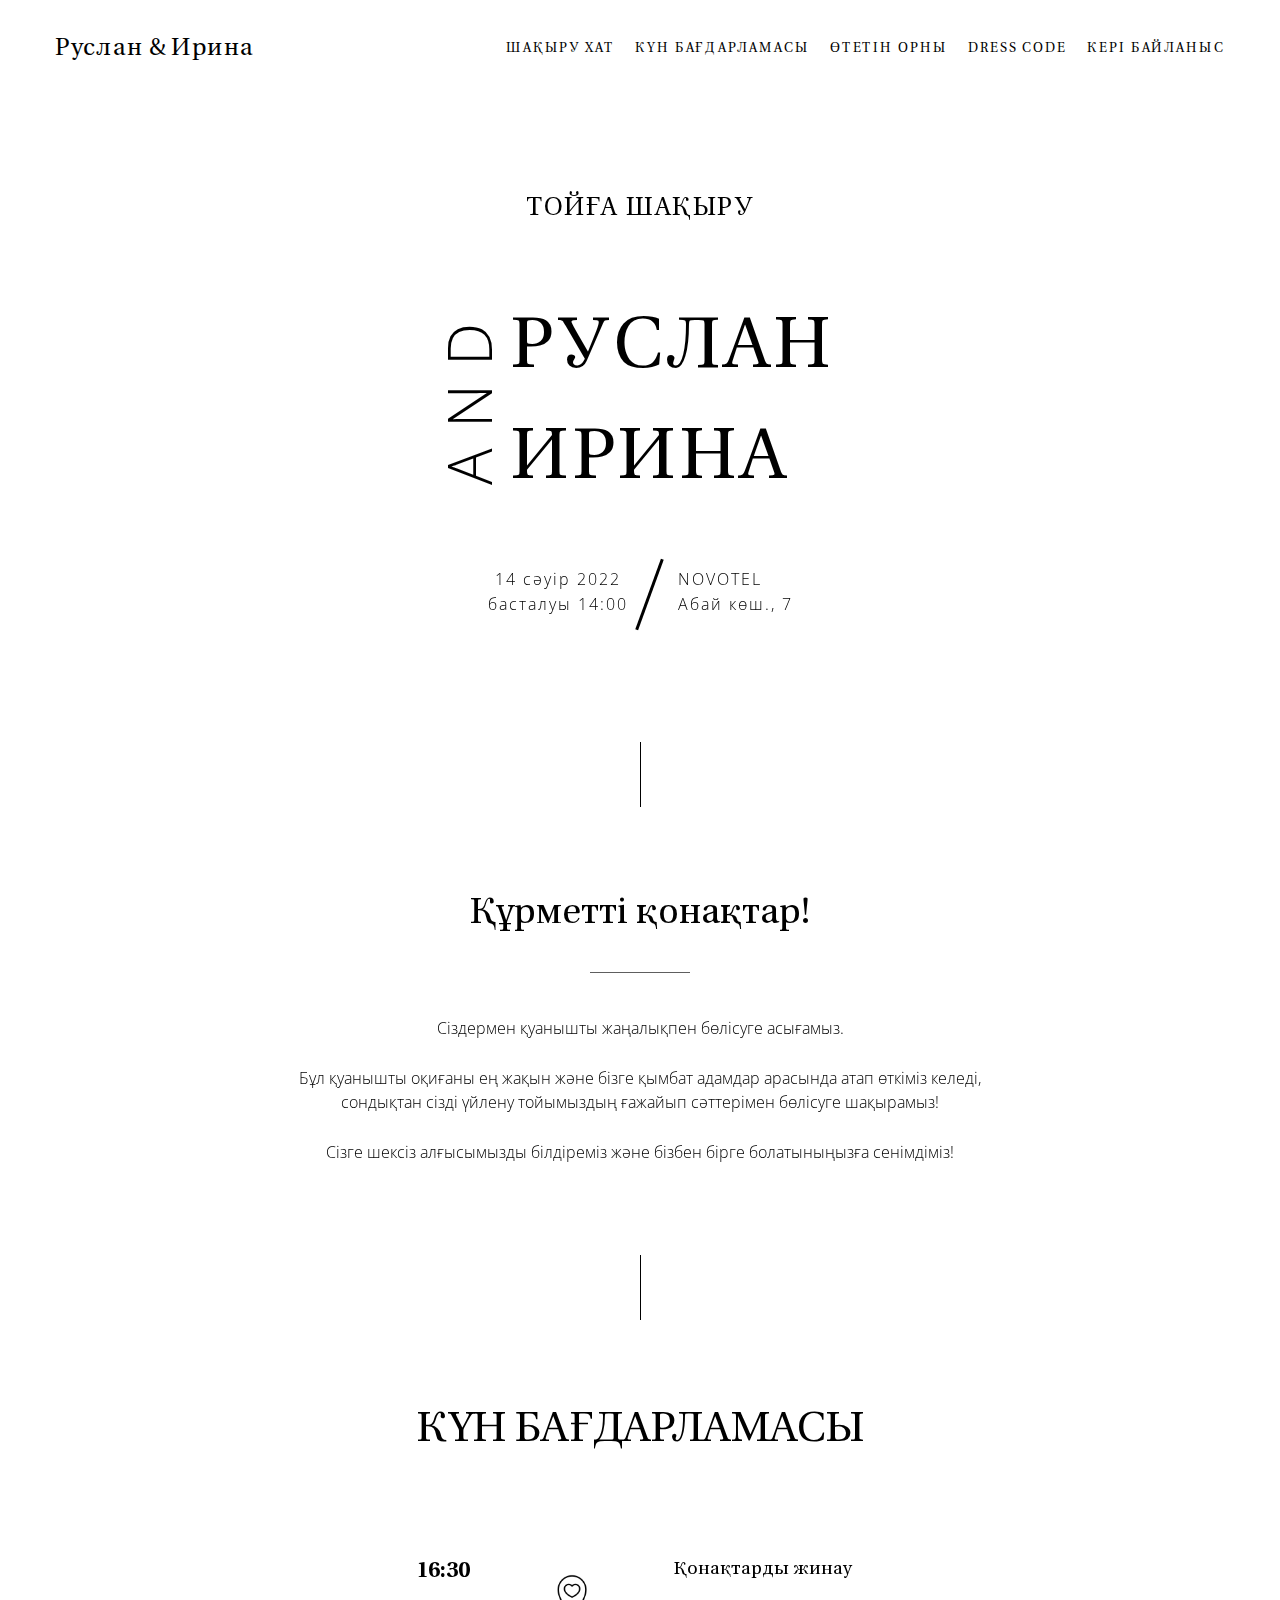
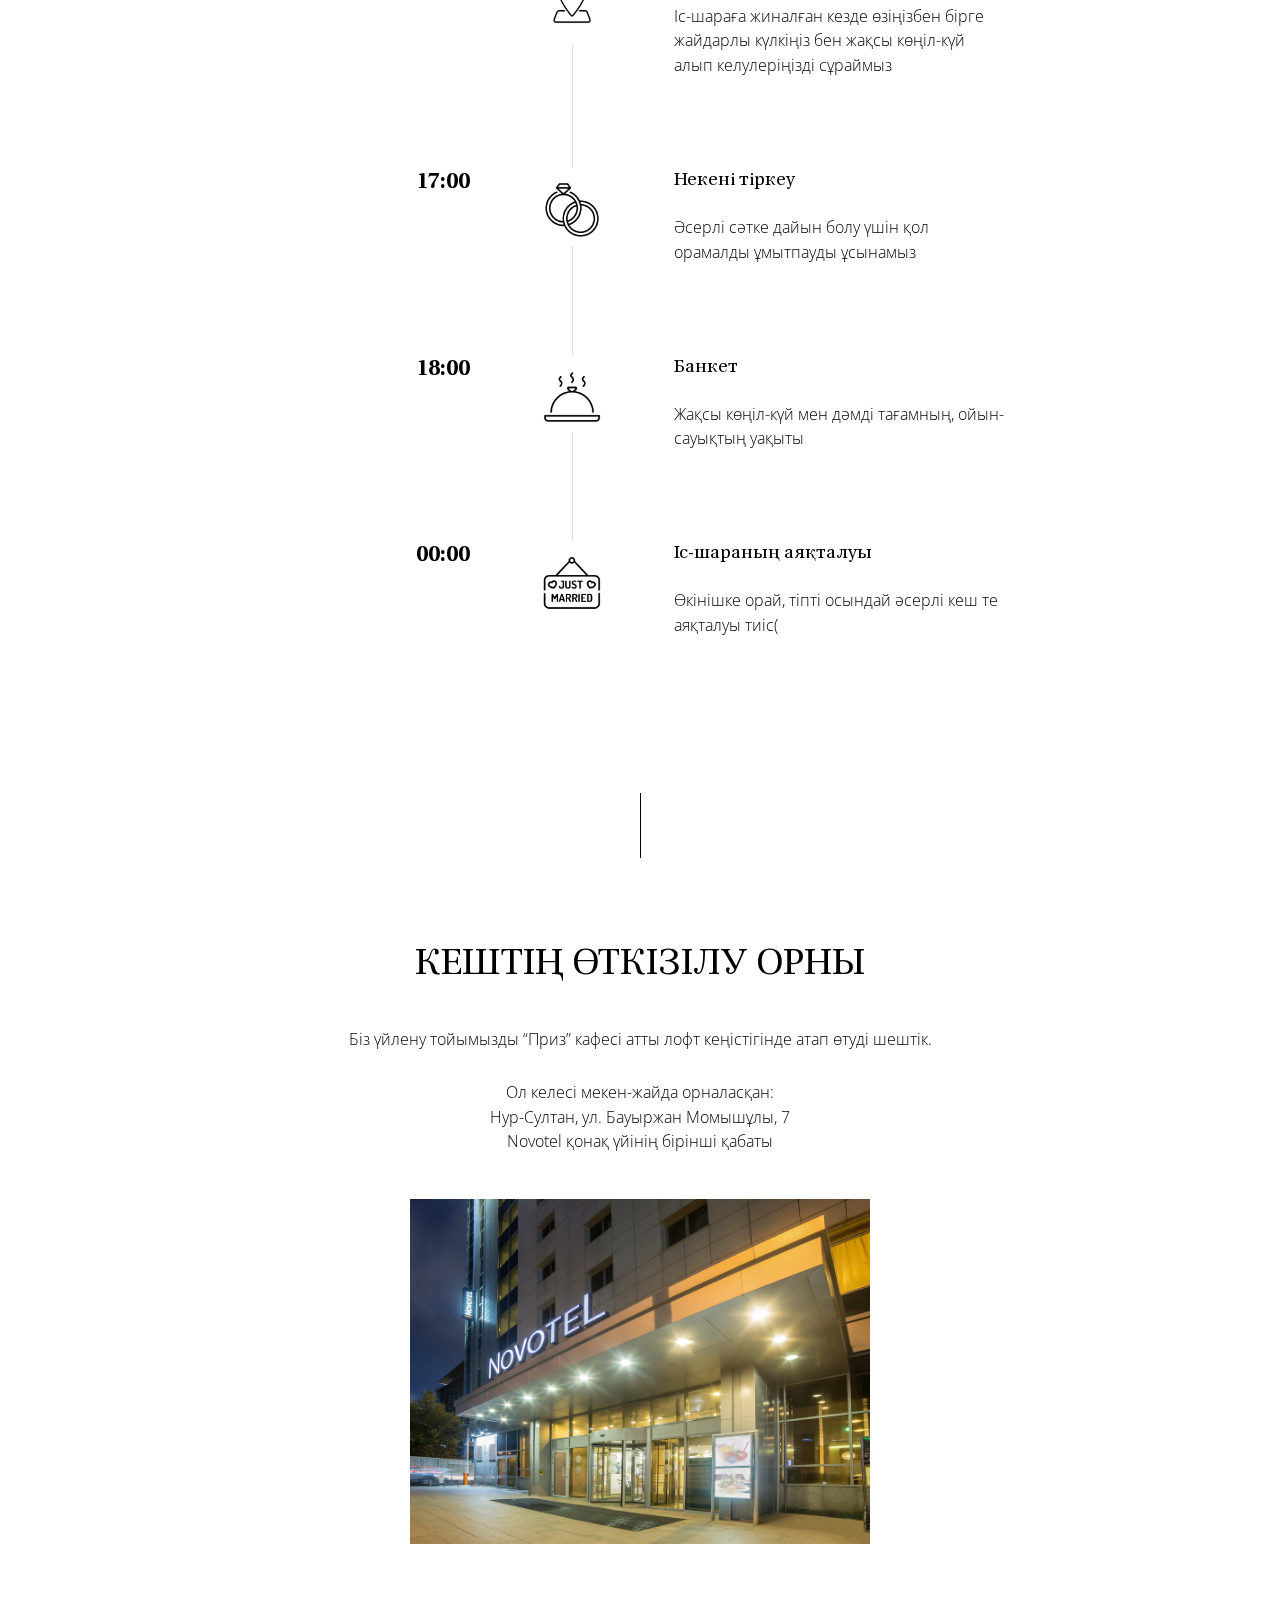
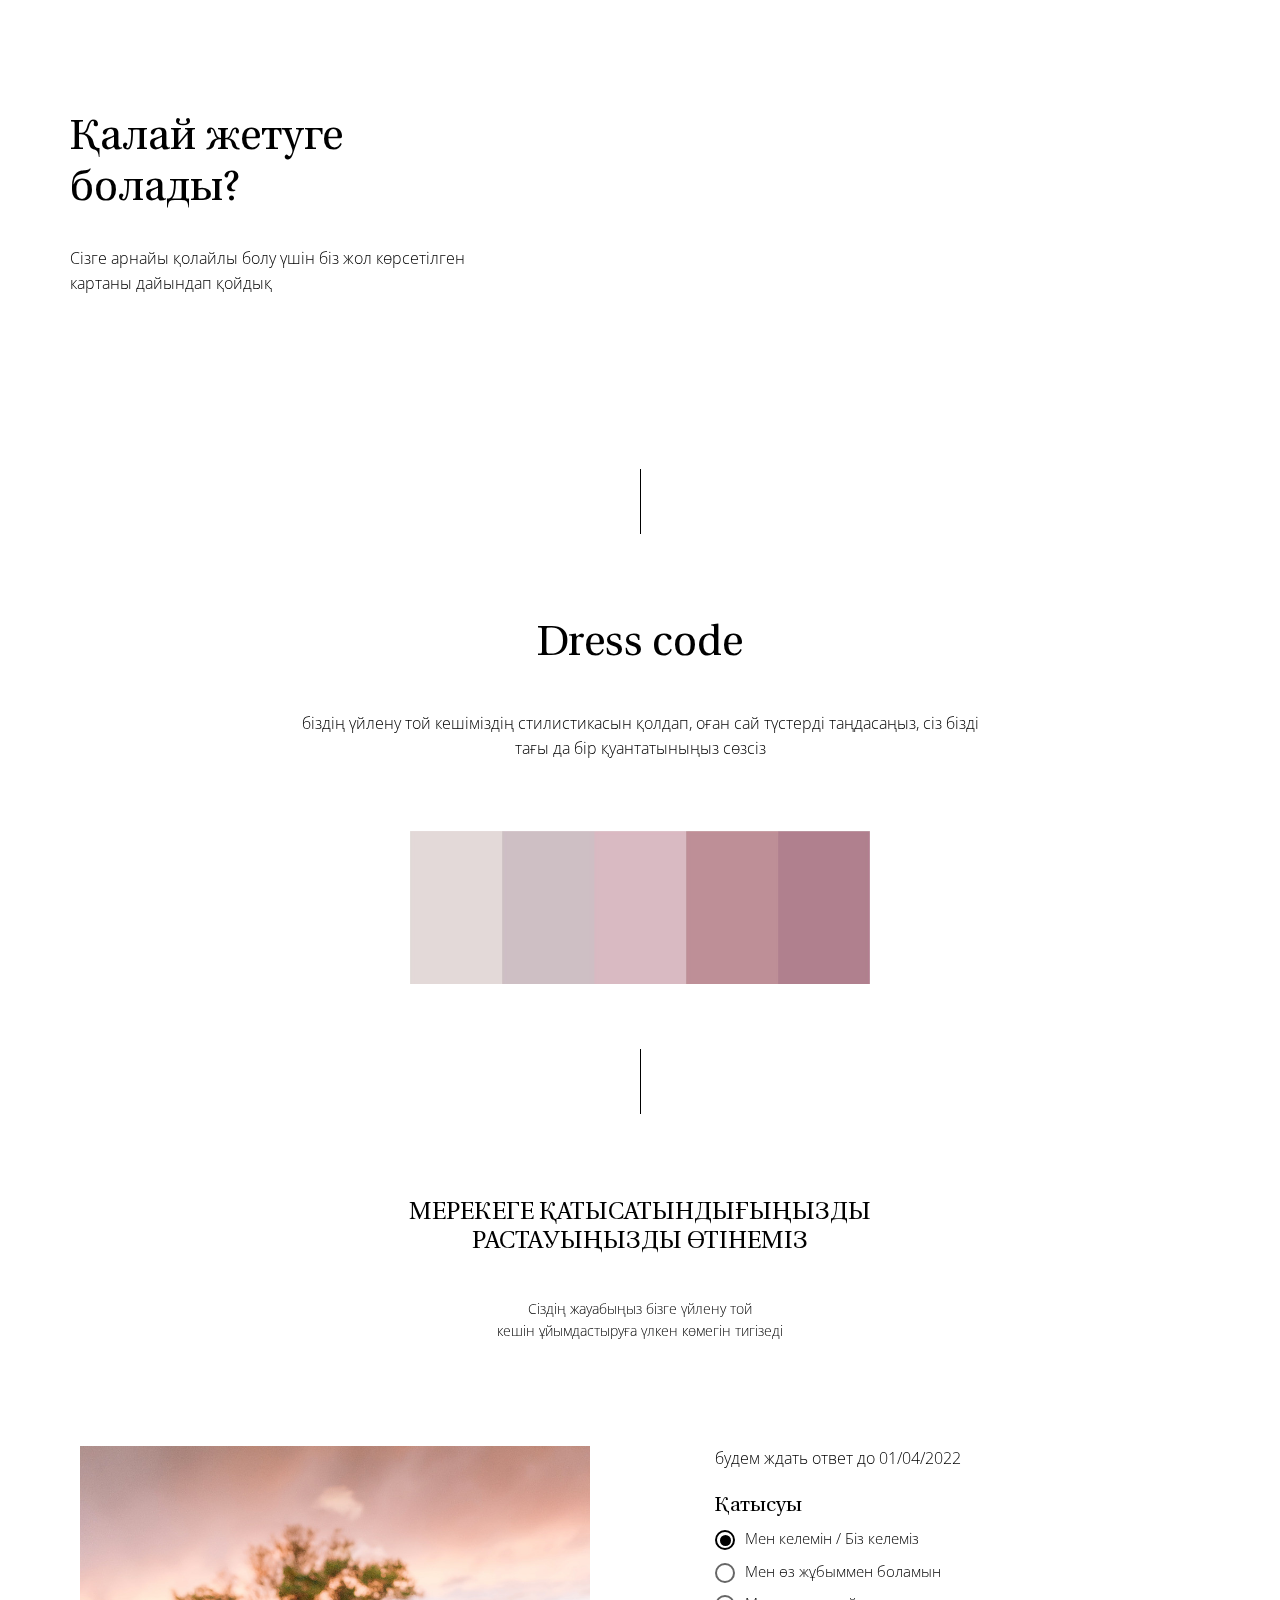
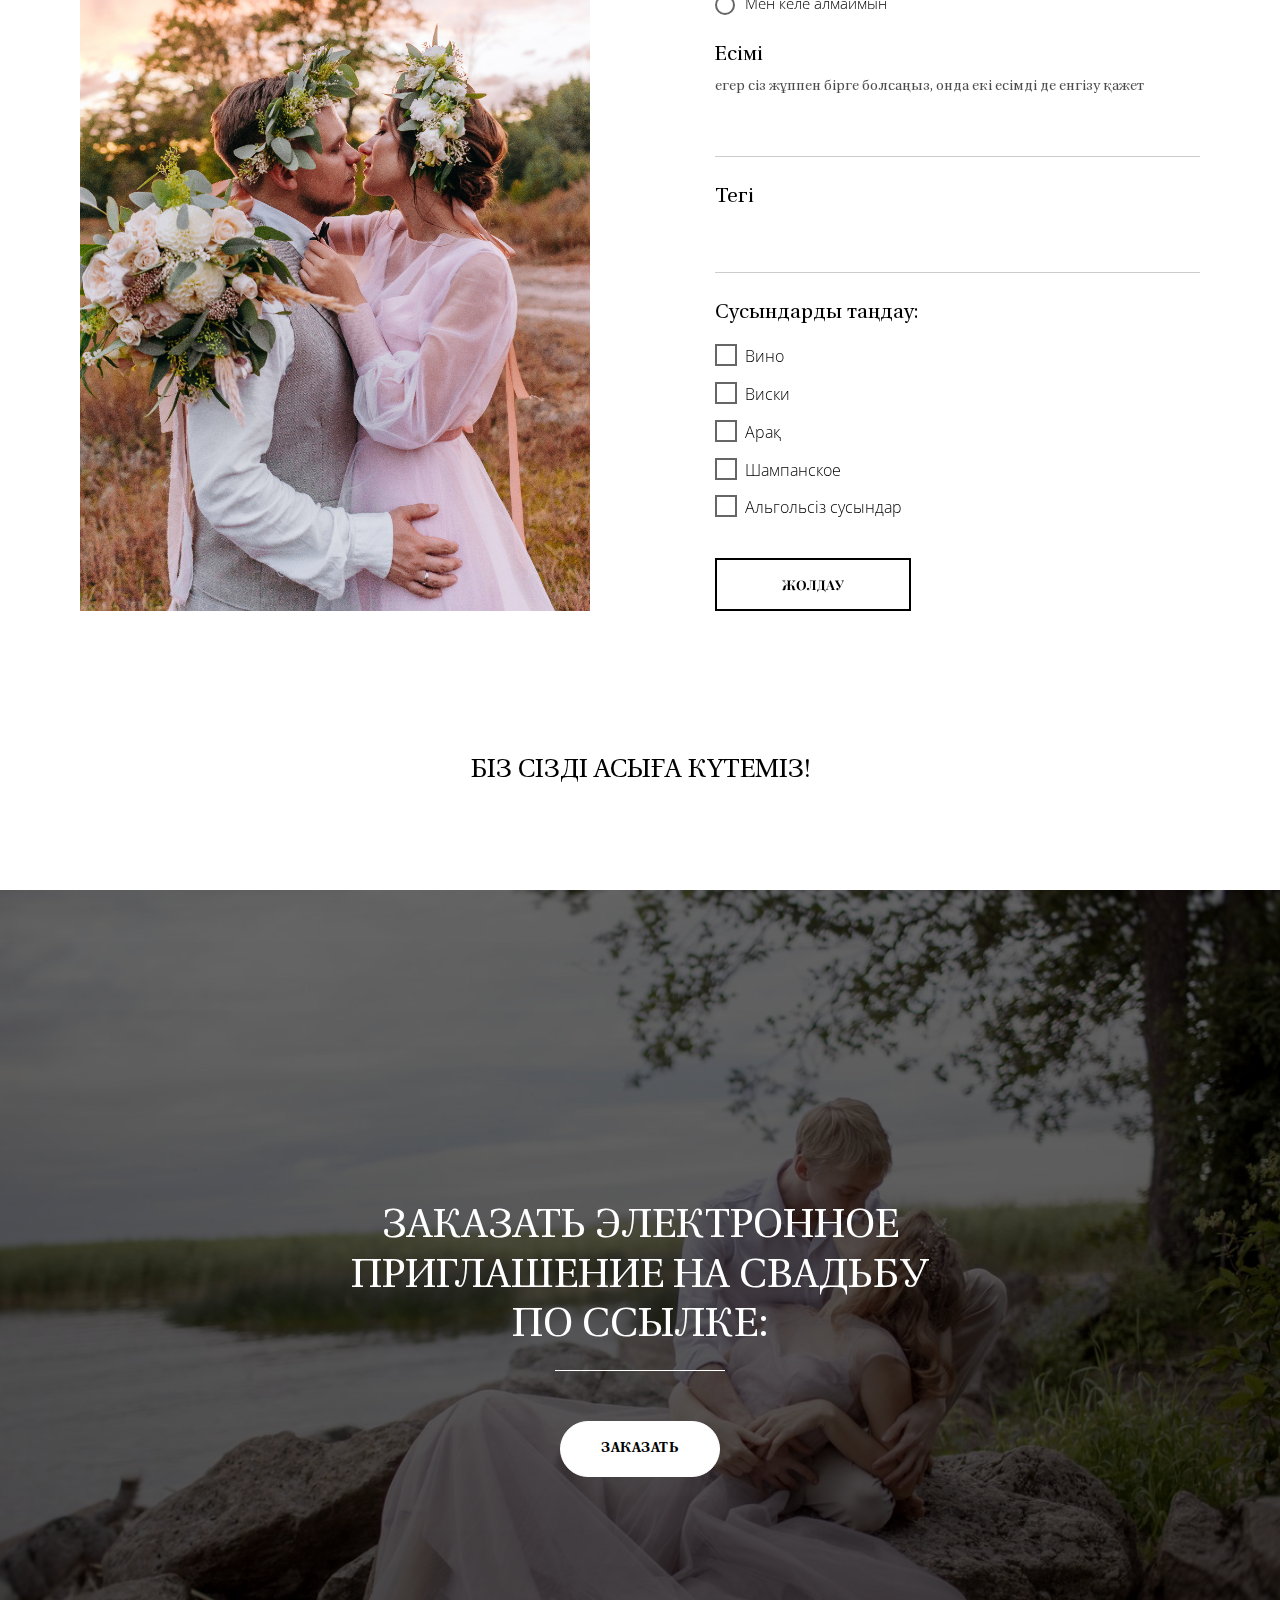
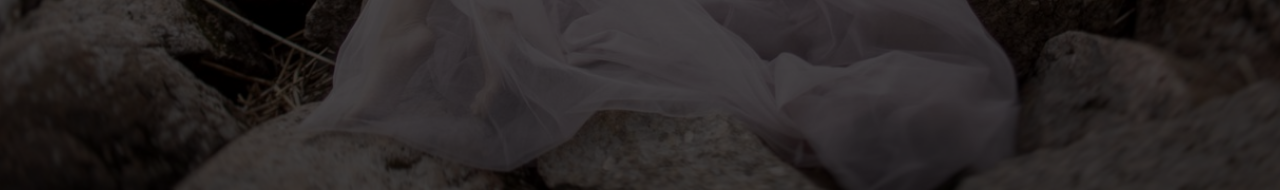
<file: index.html>
<!DOCTYPE html>
<html lang="en">

<head>
    <meta charset="UTF-8">
    <meta http-equiv="X-UA-Compatible" content="IE=edge">
    <meta name="viewport" content="width=device-width, initial-scale=1.0">
    <title>wedding.qr mockup</title>
    <link rel="stylesheet" href="css/style.css">
</head>

<body>
    <div class="wrapper">
        <header class="header">
            <div class="container">
                <div class="header__inner">
                    <a href="" class="header__title">Руслан & Ирина</a>
                    <div class="header__burger">
                        <span></span>
                    </div>
                    <nav class="header__menu">
                        <ul class="header__list">
                            <li class="header__link"><a href="#message">Шақыру хат</a></li>
                            <li class="header__link"><a href="#programme">Күн бағдарламасы</a></li>
                            <li class="header__link"><a href="#location">Өтетін орны</a></li>
                            <li class="header__link"><a href="#dresscode">Dress Code</a></li>
                            <li class="header__link"><a href="#attend">Кері байланыс</a></li>
                        </ul>
                    </nav>
                </div>
            </div>
        </header>
        <main class="content">
            <div class="container">
                <div class="content__main main">
                    <div class="main__label">Тойға шақыру</div>
                    <div class="main__title">
                        <div class="main__and">
                            <h2>D</h2>
                            <h2>N</h2>
                            <h2>A</h2>
                        </div>
                        <div class="main__names">Руслан <br> Ирина</div>
                    </div>
                    <div class="main__info">
                        <div class="main__date subtitle">14 сәуір 2022 <br>басталуы 14:00</div>
                        <div class="main__location subtitle">NOVOTEL <br>Абай көш., 7</div>
                    </div>
                </div>
                <div class="trasition">
                    <div class="transition__line"></div>
                </div>
                <div id="message" class="message row">
                    <div class="container">
                        <div class="message__title title">Құрметті қонақтар!</div>
                        <div class="message__text">
                            <p class="subtitle">Сіздермен қуанышты жаңалықпен бөлісуге асығамыз.</p>
                            <p class="subtitle">Бұл қуанышты оқиғаны ең жақын және бізге қымбат адамдар арасында атап өткіміз келеді, сондықтан сізді үйлену тойымыздың ғажайып сәттерімен бөлісуге шақырамыз!</p>
                            <p class="subtitle">Сізге шексіз алғысымызды білдіреміз  және бізбен бірге болатыныңызға сенімдіміз!</p>
                        </div>
                    </div>
                </div>
                <div class="trasition">
                    <div class="transition__line"></div>
                </div>
                <div id="programme" class="programme row">
                    <div class="container">
                        <div class="programme__stitle title">Күн бағдарламасы</div>
                    </div>
                    <div class="programme__container">
                        <div class="programme__wrapper">
                            <div class="programme__left-time">16:30</div>
                            <div class="programme__right">
                                <div class="programme__icon"><img src="icons/location.png" alt=""></div>
                                <div class="programme__text">
                                    <div class="programme__time">16:30</div>
                                    <div class="programme__title">Қонақтарды жинау</div>
                                    <div class="programme__subtitle subtitle">Іс-шараға жиналған кезде өзіңізбен бірге  жайдарлы күлкіңіз бен жақсы көңіл-күй алып келулеріңізді сұраймыз</div>
                                </div>
                            </div>
                        </div>
                        <div class="programme__wrapper">
                            <div class="programme__left-time">17:00</div>
                            <div class="programme__right">
                                <div class="programme__icon"><img src="icons/rings.png" alt=""></div>
                                <div class="programme__text">
                                    <div class="programme__time">17:00</div>
                                    <div class="programme__title">Некені тіркеу</div>
                                    <div class="programme__subtitle subtitle">Әсерлі сәтке дайын болу үшін қол орамалды ұмытпауды ұсынамыз</div>
                                </div>
                            </div>
                        </div>
                        <div class="programme__wrapper">
                            <div class="programme__left-time">18:00</div>
                            <div class="programme__right">
                                <div class="programme__icon"><img src="icons/dish.png" alt=""></div>
                                <div class="programme__text">
                                    <div class="programme__time">18:00</div>
                                    <div class="programme__title">Банкет</div>
                                    <div class="programme__subtitle subtitle">Жақсы көңіл-күй мен дәмді тағамның, ойын-сауықтың уақыты</div>
                                </div>
                            </div>
                        </div>
                        <div class="programme__wrapper">
                            <div class="programme__left-time">00:00</div>
                            <div class="programme__right">
                                <div class="programme__icon last"><img src="icons/banner.png" alt=""></div>
                                <div class="programme__text">
                                    <div class="programme__time">00:00</div>
                                    <div class="programme__title">Іс-шараның аяқталуы</div>
                                    <div class="programme__subtitle subtitle">Өкінішке орай, тіпті осындай әсерлі кеш те аяқталуы тиіс(</div>
                                </div>
                            </div>
                        </div>

                    </div>
                </div>
                <div class="trasition">
                    <div class="transition__line"></div>
                </div>
                <div id="location" class="location row">
                    <div class="container">
                        <div class="location__first">
                            <div class="location__title title">Кештің өткізілу орны</div>
                            <div class="location__text">
                                <p class="subtitle">Біз үйлену тойымызды “Приз” кафесі атты лофт кеңістігінде атап өтуді шештік.</p>
                                <br><br>
                                <p class="subtitle">Ол келесі мекен-жайда орналасқан: </p>
                                <p class="subtitle">Нур-Султан, ул. Бауыржан Момышұлы, 7</p>
                                <p class="subtitle">Novotel қонақ үйінің бірінші қабаты</p>
                            </div>
                            <div class="location__img">
                                <img src="img/location.jpg" alt="">
                            </div>
                        </div>
                        <div class="location__way">
                            <div class="location__maptext">
                                <div class="location__how title">Қалай жетуге болады?</div>
                                <div class="location__howdown subtitle">Сізге арнайы қолайлы болу үшін біз жол көрсетілген картаны дайындап қойдық</div>
                            </div>
                            <div class="location__map">
                                <script type="text/javascript" charset="utf-8" async
                                    src="https://api-maps.yandex.ru/services/constructor/1.0/js/?um=constructor%3A946ebb6c84b2e664374a838ddedd7efcc6ec0335cf8c784da4ee0ba408a13f77&amp;width=100%&amp;height=100%&amp;lang=ru_RU&amp;scroll=true">
                                </script>
                            </div>
                        </div>
                    </div>
                </div>
                <div class="trasition">
                    <div class="transition__line"></div>
                </div>
                <div id="dresscode" class="dresscode row">
                    <div class="container">
                        <div class="dresscode__title title">Dress code</div>
                        <div class="dresscode__subtitle subtitle">біздің үйлену той кешіміздің стилистикасын қолдап, оған сай түстерді таңдасаңыз, сіз бізді тағы да бір қуантатыныңыз сөзсіз</div>
                        <div class="dresscode__img">
                            <img src="img/dresscode.jpeg" alt="">
                        </div>
                    </div>
                </div>
                <div class="trasition">
                    <div class="transition__line"></div>
                </div>
                <div id="attend" class="attend row">
                    <div class="attend__title title">Мерекеге қатысатындығыңызды <br> растауыңызды өтінеміз</div>
                    <div class="attend__subtitle subtitle">Сіздің жауабыңыз бізге үйлену той <br> кешін ұйымдастыруға үлкен көмегін тигізеді</div>
                    <div class="attend__body">
                        <div class="attend__img">
                            <img src="img/formimg.jpg" alt="">
                        </div>
                        <div class="attend__right">
                            <div class="form__label subtitle">будем ждать ответ до 01/04/2022</div>
                            <div>
                                <form id="form" target="_self" onsubmit="return postToGoogle();" action="" autocomplete="off" class="attend__form form">
                                    <div class="form__attend">
                                        <div class="form__title_m form__title">Қатысуы</div>
                                        <label>
                                            <input id="attendance" required type="radio" name="entry.64225791" checked="checked" value="Я приду / Мы придем">
                                            <div class="circle"></div>
                                            <span>Мен келемін / Біз келеміз</span>
                                        </label>
                                        <label>
                                            <input id="attendance" type="radio" name="entry.64225791" value="Не смогу прийти">
                                            <div class="circle"></div>
                                            <span>Мен өз жұбыммен боламын</span>
                                        </label>
                                        <label>
                                            <input id="attendance" type="radio" name="entry.64225791" value="Не смогу прийти">
                                            <div class="circle"></div>
                                            <span>Мен келе алмаймын</span>
                                        </label>
                                    </div>
                                    <div class="form__name">
                                        <div class="form__title">Есімі</div>
                                        <div class="form__if">егер сіз жұппен бірге болсаңыз, онда екі есімді де енгізу қажет</div>
                                        <div class="name_group">
                                            <input id="name" required type="text" name="entry.1370578207" class="form__input" value="">
                                            <span class="focus-border"></span>
                                        </div>
                                    </div>
                                    <div class="form__lastname">
                                        <div class="form__title">Тегі</div>
                                        <div class="name_group">
                                            <input id="lastname" required type="text" name="entry.673764942" class="form__input" value="">
                                            <span class="focus-border"></span>
                                        </div>
                                    </div>
                                    <div class="form__preference">
                                        <div class="form__title">Сусындарды таңдау:</div>
                                        <div class="form__choice">
                                            <label class="checkbox_container subtitle" style="margin-bottom: 13px;">Вино
                                                <input id="preference" type="checkbox" value="Вино" name="entry.355307671">
                                                <span class="checkmark"></span>
                                            </label>
                                            <label class="checkbox_container subtitle" style="margin-bottom: 13px;">Виски
                                                <input id="preference" type="checkbox" value="Виски" name="entry.355307671">
                                                <span class="checkmark"></span>
                                            </label>
                                            <label class="checkbox_container subtitle" style="margin-bottom: 13px;">Арақ
                                                <input id="preference" type="checkbox" value="Водка" name="entry.355307671">
                                                <span class="checkmark"></span>
                                            </label>
                                            <label class="checkbox_container subtitle" style="margin-bottom: 13px;">Шампанское
                                                <input id="preference" type="checkbox" value="Шампанское" name="entry.355307671">
                                                <span class="checkmark"></span>
                                            </label>
                                            <label class="checkbox_container subtitle" style="margin-bottom: 13px;">Альгольсіз сусындар
                                                <input id="preference" type="checkbox" value="Что-нибудь безалкогольное" name="entry.355307671">
                                                <span class="checkmark"></span>
                                            </label>
                                        </div>
                                    </div>
                                    <div class="form__btn">
                                        <button type="submit">Жолдау</button>
                                    </div>
                                </form>
                                <div id="success" class="form__success">Жауап бергеніңіз үшін үлкен рахмет! Егер сізде қандай да бір өзгерістер болса, бізге хабарласуыңызды өтінеміз!</div>
                            </div>
                        </div>
                    </div>
                </div>
                <div class="last__text">Біз сізді асыға күтеміз!</div>
            </div>
            <div class="wrapper__fullscreen">
                
                <div class="fullscreen">
                </div>
                <div class="fullscreen__cover">
                    <div class="fullscreen__body">
                        <h1 class="fullscreen__title">Заказать электронное приглашение на свадьбу по ссылке:</h1>
                        <a href="https://www.instagram.com/wedding.qr/" class="fullscreen__link">Заказать</a>
                    </div>
                </div>
            </div>
            
        </main>
        <footer class="footer"></footer>
    </div>
    <!-- jQuery -->
    <script src="https://code.jquery.com/jquery-3.6.0.js"
        integrity="sha256-H+K7U5CnXl1h5ywQfKtSj8PCmoN9aaq30gDh27Xc0jk=" crossorigin="anonymous"></script>
    <!-- JS -->
    <script src="js/script.js"></script>
    <!-- google sheets -->
    <script src="https://ajax.googleapis.com/ajax/libs/jquery/3.3.1/jquery.min.js"></script>
    <script>
        function postToGoogle() {
          var field1 = $('input[name="entry.64225791"]:checked').val();
          var field2 = $("#name").val();
          var field3 = $("#lastname").val();
          // var field4 = $("#cinema").val();
    
          var favorite = [];
          $.each($("input[name='entry.355307671']:checked"), function(){
            favorite.push($(this).val());
          });
          var field4 = favorite.join(", ");
    
          if (field1 == "") {
            alert('Please Fill Your Attendance');
            document.getElementById("attendance").focus();
            return false;
          }
          if (field2 == "") {
            alert('Please Fill Your Name');
            document.getElementById("name").focus();
            return false;
          }
          if (field3 == "") {
            alert('Please Fill Your Lastname');
            document.getElementById("lastname").focus();
            return false;
          }
    
    
    
    
          $.ajax({
            url: "https://docs.google.com/forms/d/e/1FAIpQLSfyRs0mB4ye0UVRh32PUHRbtcBWosUnzlvwKrXEgJw5rIXjsw/formResponse?",
            data: {
              "entry.64225791": field1,
              "entry.1370578207": field2,
              "entry.673764942": field3,
              "entry.355307671": field4
            },
            type: "POST",
            dataType: "xml",
            success: function(d) {},
            error: function(x, y, z) {
    
    
              $('#form').hide();
              $('#success').show();
    
            }
          });
          return false;
        }
      </script>
</body>

</html>
</file>
<file: css/style.css>
@charset "UTF-8";
/*Обнуление*/
@import url("https://fonts.googleapis.com/css2?family=Open+Sans:wght@300&family=Playfair+Display:wght@400;500;700&display=swap");
* {
  padding: 0;
  margin: 0;
  border: 0;
}

*, *:before, *:after {
  -webkit-box-sizing: border-box;
  box-sizing: border-box;
}

:focus, :active {
  outline: none;
}

a:focus, a:active {
  outline: none;
}

nav, footer, header, aside {
  display: block;
}

html, body {
  height: 100%;
  width: 100%;
  font-size: 100%;
  line-height: 1;
  font-size: 14px;
  -ms-text-size-adjust: 100%;
  -moz-text-size-adjust: 100%;
  -webkit-text-size-adjust: 100%;
}

input, button, textarea {
  font-family: inherit;
}

input::-ms-clear {
  display: none;
}

button {
  cursor: pointer;
}

button::-moz-focus-inner {
  padding: 0;
  border: 0;
}

a, a:visited {
  text-decoration: none;
}

a:hover {
  text-decoration: none;
}

ul li {
  list-style: none;
}

img {
  vertical-align: top;
}

h1, h2, h3, h4, h5, h6 {
  font-size: inherit;
  font-weight: inherit;
}

/*--------------------*/
@font-face {
  font-family: 'Heuristica';
  src: url("../fonts/Heuristica-Bold.eot");
  src: local("☺"), url("../fonts/Heuristica-Bold.woff") format("woff"), url("../fonts/Heuristica-Bold.ttf") format("truetype"), url("../fonts/Heuristica-Bold.svg") format("svg");
  font-weight: 700;
  font-style: normal;
}

@font-face {
  font-family: 'Heuristica';
  src: url("../fonts/Heuristica-Regular.eot");
  src: local("☺"), url("../fonts/Heuristica-Regular.woff") format("woff"), url("../fonts/Heuristica-Regular.ttf") format("truetype"), url("../fonts/Heuristica-Regular.svg") format("svg");
  font-weight: normal;
  font-style: normal;
}

body {
  font-family: 'Open Sans', sans-serif;
  font-weight: 300;
}

.container {
  max-width: 1200px;
  margin: 0 auto;
  padding: 0 15px;
}

.wrapper {
  min-height: 100%;
  overflow: hidden;
  display: -webkit-box;
  display: -ms-flexbox;
  display: flex;
  -webkit-box-orient: vertical;
  -webkit-box-direction: normal;
      -ms-flex-direction: column;
          flex-direction: column;
}

.title {
  text-transform: uppercase;
  text-align: center;
  color: #000;
  font-size: 36px;
  line-height: 1.23;
  font-weight: 400;
  font-family: 'Heuristica';
}

.subtitle {
  font-weight: 300;
  font-size: 16px;
  line-height: 1.55;
  color: #000;
}

.header {
  position: fixed;
  top: 0;
  left: 0;
  z-index: 50;
  width: 100%;
  color: #000;
  font-family: 'Heuristica';
  height: 99px;
  -webkit-transition: all 0.5s linear;
  transition: all 0.5s linear;
}

.header.scroll {
  -webkit-box-shadow: rgba(0, 0, 0, 0.13) 0 4px 16px;
          box-shadow: rgba(0, 0, 0, 0.13) 0 4px 16px;
}

.header::before {
  content: '';
  position: absolute;
  top: 0;
  left: 0;
  width: 100%;
  height: 100%;
  background-color: #fff;
  z-index: 2;
}

.header__inner {
  display: -webkit-box;
  display: -ms-flexbox;
  display: flex;
  -webkit-box-pack: justify;
      -ms-flex-pack: justify;
          justify-content: space-between;
  -webkit-box-align: center;
      -ms-flex-align: center;
          align-items: center;
  position: relative;
  line-height: 98px;
}

.header__title {
  letter-spacing: 0.72px;
  font-size: 24px;
  font-weight: 400;
  color: #000;
  z-index: 3;
}

.header__list {
  display: -webkit-box;
  display: -ms-flexbox;
  display: flex;
  position: relative;
  z-index: 2;
}

.header__link a {
  font-size: 13px;
  font-weight: 400;
  letter-spacing: 1.92px;
  color: #000;
  text-transform: uppercase;
  margin-left: 20px;
  -webkit-transition: all 0.3s ease-in-out;
  transition: all 0.3s ease-in-out;
}

.header__burger {
  display: none;
}

@media (max-width: 1024px) {
  .header__burger {
    display: block;
    position: relative;
    width: 30px;
    height: 19px;
    z-index: 3;
  }
  .header__burger::after, .header__burger::before {
    content: '';
    background-color: #000;
    position: absolute;
    width: 100%;
    height: 2px;
    left: 0;
    -webkit-transition: all 0.3s ease 0s;
    transition: all 0.3s ease 0s;
  }
  .header__burger::before {
    top: 0;
  }
  .header__burger::after {
    bottom: 0;
  }
  .header__burger span {
    position: absolute;
    width: 100%;
    height: 2px;
    background-color: #000;
    top: 9px;
    -webkit-transition: all 0.3s ease 0s;
    transition: all 0.3s ease 0s;
  }
  .header__burger.active::before {
    -webkit-transform: rotate(45deg);
            transform: rotate(45deg);
    top: 9px;
  }
  .header__burger.active::after {
    -webkit-transform: rotate(-45deg);
            transform: rotate(-45deg);
    bottom: 9px;
  }
  .header__burger.active span {
    -webkit-transform: scale(0);
            transform: scale(0);
  }
  .header__menu {
    position: fixed;
    top: 0;
    left: -100%;
    height: 100%;
    width: 100%;
    background-color: #fff;
    padding-top: 125px;
    -webkit-transition: all 0.3s ease 0s;
    transition: all 0.3s ease 0s;
    overflow: auto;
  }
  .header__menu.active {
    left: 0;
  }
  .header__list {
    text-align: center;
    display: block;
    line-height: 1;
  }
  .header__list li {
    margin-bottom: 35px;
  }
  .header__list li a {
    font-size: 20px;
  }
}

.header .header__menu ul li a.activelink {
  border-bottom: 2px solid #000;
}

@media (max-width: 992px) {
  .header__inner {
    line-height: 80px;
  }
  .header__menu {
    padding-top: 115px;
  }
  .header__list li a {
    font-size: 16px;
  }
  .header__title {
    font-size: 22px;
  }
}

@media (max-width: 768px) {
  .header__inner {
    line-height: 60px;
  }
  .header__menu {
    padding-top: 100px;
  }
  .header__list li a {
    font-size: 14px;
  }
  .header__title {
    font-size: 18px;
  }
}

@media (max-width: 992px) {
  .header {
    height: 81px;
  }
}

@media (max-width: 768px) {
  .header {
    height: 61px;
  }
}

.content {
  -webkit-box-flex: 1;
      -ms-flex: 1 1 auto;
          flex: 1 1 auto;
  padding-top: 110px;
}

.content__main {
  padding-top: 80px;
  padding-bottom: 80px;
}

@media (max-width: 768px) {
  .content__main {
    padding-top: 40px;
  }
}

.content::after {
  content: "";
  position: fixed;
  top: 0;
  left: 0;
  right: 0;
  bottom: 0;
  z-index: -1;
  -webkit-overflow-scrolling: touch;
  background-image: url(https://static.tildacdn.com/tild6136-3166-4563-a263-663130623730/Group_16.png);
  background-repeat: no-repeat;
  background-position: center;
  background-size: cover;
  min-height: 100%;
  height: 100vh;
  background-attachment: initial;
  -webkit-transform: translate3d(0, 0, 0);
  transform: translate3d(0, 0, 0);
  -webkit-transition: all 0.2s linear;
  transition: all 0.2s linear;
}

.main {
  text-align: center;
}

.main__label {
  font-family: 'Heuristica';
  font-size: 25px;
  line-height: 38.75px;
  letter-spacing: 1.5px;
  font-weight: 300;
  color: #000;
  text-transform: uppercase;
  margin-bottom: 65px;
}

@media (max-width: 768px) {
  .main__label {
    margin-bottom: 45px;
    font-size: 22px;
  }
}

@media (max-width: 420px) {
  .main__label {
    margin-bottom: 40px;
    font-size: 20px;
  }
}

@media (max-width: 359px) {
  .main__label {
    margin-bottom: 30px;
    font-size: 18px;
  }
}

.main__title {
  display: -webkit-box;
  display: -ms-flexbox;
  display: flex;
  -webkit-box-pack: center;
      -ms-flex-pack: center;
          justify-content: center;
  -webkit-box-align: center;
      -ms-flex-align: center;
          align-items: center;
  margin-bottom: 50px;
}

.main__and {
  display: -webkit-box;
  display: -ms-flexbox;
  display: flex;
  -webkit-box-orient: vertical;
  -webkit-box-direction: normal;
      -ms-flex-direction: column;
          flex-direction: column;
  -webkit-box-pack: justify;
      -ms-flex-pack: justify;
          justify-content: space-between;
  padding: 0 10px;
}

.main__and h2 {
  -webkit-transform: rotate(270deg);
          transform: rotate(270deg);
  font-size: 61px;
}

.main__names {
  font-family: 'Heuristica';
  font-weight: 500;
  font-size: 72px;
  line-height: 111.6px;
  letter-spacing: 3px;
  text-transform: uppercase;
  text-align: left;
  padding: 0 10px;
}

@media (max-width: 768px) {
  .main__and h2 {
    font-size: 51px;
  }
  .main__names {
    font-size: 60px;
    line-height: 90px;
  }
}

@media (max-width: 420px) {
  .main__and h2 {
    font-size: 46px;
  }
  .main__names {
    font-size: 55px;
    line-height: 80px;
  }
}

@media (max-width: 359px) {
  .main__and h2 {
    font-size: 41px;
  }
  .main__names {
    font-size: 50px;
    line-height: 70px;
  }
}

.main__info {
  display: -webkit-box;
  display: -ms-flexbox;
  display: flex;
  -webkit-box-pack: center;
      -ms-flex-pack: center;
          justify-content: center;
  -webkit-box-align: center;
      -ms-flex-align: center;
          align-items: center;
  position: relative;
}

.main__date {
  margin-right: 20px;
  letter-spacing: 2px;
}

.main__location {
  position: relative;
  padding-left: 30px;
  text-align: left;
  letter-spacing: 2px;
}

.main__location::before {
  content: '';
  background-color: #000;
  position: absolute;
  width: 3px;
  height: 75px;
  -webkit-transform: rotate(20deg);
          transform: rotate(20deg);
  left: 0;
  top: -10px;
}

@media (max-width: 420px) {
  .main .main__date.subtitle, .main .main__location.subtitle {
    font-size: 14px;
  }
  .main__location::before {
    height: 60px;
    left: 0;
    top: -10px;
  }
}

@media (max-width: 359px) {
  .main .main__date.subtitle, .main .main__location.subtitle {
    font-size: 13px;
  }
}

@media (max-width: 325px) {
  .main .main__date.subtitle, .main .main__location.subtitle {
    font-size: 12px;
  }
}

.trasition {
  position: relative;
  margin: 45px 0 0 0;
}

.trasition .transition__line {
  position: absolute;
  left: 50%;
  top: 0;
  width: 1px;
  height: 65px;
  background-color: #000;
}

.message {
  padding: 150px 0 20px 0;
  text-align: center;
}

.message__title {
  text-transform: none;
  margin-bottom: 80px;
  position: relative;
}

.message__title::after {
  content: '';
  position: absolute;
  top: 80px;
  left: 50%;
  height: 1px;
  max-width: 100px;
  width: 100%;
  background-color: #5e5e5e;
  margin-left: -50px;
}

.message__text {
  max-width: 760px;
  margin: 0 auto;
}

.message__text p {
  margin-bottom: 25px;
}

@media (max-width: 514px) {
  .message__title::after {
    top: 120px;
  }
  .message__text p.subtitle {
    font-size: 14px;
  }
}

.programme {
  padding: 150px 0 20px 0;
}

.programme__container {
  margin: 0 auto;
  max-width: 800px;
}

@media (max-width: 768px) {
  .programme__container {
    max-width: 600px;
  }
}

.programme__stitle {
  font-size: 42px;
  margin-bottom: 100px;
}

@media (max-width: 442px) {
  .programme__stitle {
    font-size: 30px;
    margin-bottom: 80px;
  }
}

.programme__text {
  padding-bottom: 90px;
  padding-right: 35px;
}

@media (max-width: 442px) {
  .programme__text {
    padding-bottom: 70px;
    padding-right: 15px;
  }
}

.programme__time {
  display: none;
  font-family: 'Heuristica';
  line-height: 1.35;
  font-size: 22px;
  font-weight: 700;
  text-transform: uppercase;
  color: #000;
  margin-bottom: 10px;
}

@media (max-width: 768px) {
  .programme__time {
    display: block;
  }
}

@media (max-width: 442px) {
  .programme__time {
    font-size: 20px;
  }
}

.programme__left-time {
  -webkit-box-flex: 0;
      -ms-flex: 0 0 230px;
          flex: 0 0 230px;
  font-family: 'Heuristica';
  line-height: 1.35;
  font-size: 22px;
  font-weight: 700;
  text-transform: uppercase;
  color: #000;
  text-align: right;
}

@media (max-width: 992px) {
  .programme__left-time {
    -webkit-box-flex: 0;
        -ms-flex: 0 0 150px;
            flex: 0 0 150px;
  }
}

@media (max-width: 768px) {
  .programme__left-time {
    display: none;
  }
}

.programme__title {
  font-family: 'Heuristica';
  font-size: 18px;
  line-height: 1.5;
  font-weight: 400;
  color: #000;
  margin-bottom: 20px;
}

@media (max-width: 442px) {
  .programme__title {
    font-size: 16px;
  }
  .programme__subtitle {
    font-size: 14px;
  }
}

.programme__right {
  -webkit-box-flex: 1;
      -ms-flex: 1 1 auto;
          flex: 1 1 auto;
  display: -webkit-box;
  display: -ms-flexbox;
  display: flex;
}

.programme__icon {
  padding: 0 60px;
  position: relative;
}

@media (max-width: 992px) {
  .programme__icon {
    padding: 0 30px;
    position: relative;
  }
}

@media (max-width: 442px) {
  .programme__icon {
    padding: 0;
  }
}

.programme__icon img {
  width: 84px;
  height: 84px;
  border-radius: 50%;
  background-size: cover;
  background-position: center;
  background-repeat: no-repeat;
}

.programme__icon::after {
  content: '';
  position: absolute;
  bottom: 0;
  left: 50%;
  height: 58%;
  width: 1px;
  background-color: #545454;
  opacity: 0.2;
}

.programme .last::after {
  display: none;
}

.programme__wrapper {
  display: -webkit-box;
  display: -ms-flexbox;
  display: flex;
  -webkit-box-pack: center;
      -ms-flex-pack: center;
          justify-content: center;
}

.location {
  padding: 150px 0 20px 0;
}

.location__title {
  margin-bottom: 40px;
}

@media (max-width: 442px) {
  .location__title {
    font-size: 33px;
  }
}

.location__text {
  text-align: center;
}

@media (max-width: 442px) {
  .location__text p {
    font-size: 14px;
  }
}

.location__img {
  max-width: 460px;
  margin: 0 auto;
  padding: 45px 0 30px 0;
}

.location__img img {
  width: 100%;
}

.location__first {
  margin-bottom: 30px;
}

.location__maptext {
  -webkit-box-flex: 0;
      -ms-flex: 0 1 40%;
          flex: 0 1 40%;
  padding: 0 10px;
}

@media (max-width: 992px) {
  .location__maptext {
    padding: 0 100px;
    margin-bottom: 80px;
    margin-top: 80px;
  }
}

@media (max-width: 768px) {
  .location__maptext {
    padding: 0;
    margin-bottom: 80px;
    margin-top: 80px;
  }
}

@media (max-width: 576px) {
  .location__maptext {
    margin-bottom: 40px;
    margin-top: 40px;
  }
}

.location__how {
  text-transform: none;
  font-size: 42px;
  text-align: left;
  margin-bottom: 30px;
}

@media (max-width: 370px) {
  .location__how {
    font-size: 35px;
  }
  .location__howdown {
    font-size: 14px;
  }
}

.location__way {
  display: -webkit-box;
  display: -ms-flexbox;
  display: flex;
  -webkit-box-pack: center;
      -ms-flex-pack: center;
          justify-content: center;
  -webkit-box-align: center;
      -ms-flex-align: center;
          align-items: center;
  margin: 0 -10px;
}

@media (max-width: 992px) {
  .location__way {
    -webkit-box-orient: vertical;
    -webkit-box-direction: normal;
        -ms-flex-direction: column;
            flex-direction: column;
    max-width: 700px;
    margin: 0 auto;
  }
}

@media (max-width: 768px) {
  .location__way {
    max-width: 400px;
  }
}

@media (max-width: 576px) {
  .location__way {
    max-width: 400px;
  }
}

.location__map {
  padding: 0 10px;
  -webkit-box-flex: 1;
      -ms-flex: 1 1 auto;
          flex: 1 1 auto;
  width: 660px;
  height: 400px;
}

@media (max-width: 1200px) {
  .location__map {
    max-width: 540px;
  }
}

@media (max-width: 992px) {
  .location__map {
    max-width: 570px;
  }
}

@media (max-width: 768px) {
  .location__map {
    max-width: 500px;
    height: 350px;
  }
}

@media (max-width: 576px) {
  .location__map {
    max-width: 420px;
    height: 300px;
  }
}

@media (max-width: 442px) {
  .location__map {
    max-width: 380px;
    height: 270px;
  }
}

@media (max-width: 370px) {
  .location__map {
    max-width: 310px;
    height: 260px;
  }
}

.dresscode {
  padding: 150px 0 20px 0;
}

.dresscode__title {
  text-transform: none;
  font-size: 42px;
  margin-bottom: 40px;
}

.dresscode__subtitle {
  margin: 0 auto;
  text-align: center;
  max-width: 700px;
  margin-bottom: 70px;
}

.dresscode__img {
  margin: 0 auto;
  max-width: 460px;
}

.dresscode__img img {
  width: 100%;
}

.attend {
  padding: 150px 0 0 0;
}

.attend__title {
  font-size: 24px;
  margin-bottom: 40px;
}

.attend__subtitle {
  font-size: 14px;
  text-align: center;
  margin-bottom: 105px;
}

@media (max-width: 400px) {
  .attend__title {
    font-size: 19px;
    margin-bottom: 30px;
  }
  .attend__subtitle {
    font-size: 13px;
    text-align: center;
    margin-bottom: 60px;
  }
}

@media (max-width: 976px) {
  .attend__subtitle {
    margin-bottom: 50px;
  }
}

.attend__body {
  display: -webkit-box;
  display: -ms-flexbox;
  display: flex;
}

@media (max-width: 976px) {
  .attend__body {
    -ms-flex-wrap: wrap;
        flex-wrap: wrap;
    -webkit-box-pack: center;
        -ms-flex-pack: center;
            justify-content: center;
  }
}

.attend__img {
  -webkit-box-flex: 0;
      -ms-flex: 0 1 50%;
          flex: 0 1 50%;
  max-width: 560px;
  text-align: center;
  margin-bottom: 40px;
}

@media (max-width: 976px) {
  .attend__img {
    max-width: 650px;
  }
}

.attend__img img {
  max-width: 510px;
}

@media (max-width: 976px) {
  .attend__img img {
    max-width: 600px;
  }
}

@media (max-width: 768px) {
  .attend__img img {
    max-width: 420px;
  }
}

@media (max-width: 576px) {
  .attend__img img {
    max-width: 350px;
  }
}

@media (max-width: 400px) {
  .attend__img img {
    max-width: 300px;
  }
}

.attend__right {
  -webkit-box-flex: 0;
      -ms-flex: 0 1 50%;
          flex: 0 1 50%;
  padding-left: 100px;
}

@media (max-width: 1100px) {
  .attend__right {
    padding-left: 70px;
  }
}

@media (max-width: 976px) {
  .attend__right {
    -webkit-box-flex: 1;
        -ms-flex: 1 1 50%;
            flex: 1 1 50%;
    padding-left: 0;
    max-width: 600px;
  }
}

@media (max-width: 768px) {
  .attend__right {
    max-width: 420px;
  }
}

@media (max-width: 576px) {
  .attend__right {
    max-width: 350px;
  }
}

@media (max-width: 400px) {
  .attend__right {
    max-width: 300px;
  }
}

.form__title {
  font-family: 'Heuristica';
  font-size: 20px;
  line-height: 1.55;
  font-weight: 300;
  color: #000;
}

.form__title_m {
  margin-bottom: 5px;
}

.form__label {
  margin-bottom: 20px;
}

.form__attend {
  margin-bottom: 25px;
}

.form__attend label input {
  display: none;
}

.form__attend label {
  display: block;
  cursor: pointer;
  margin-bottom: 10px;
  padding-left: 30px;
  position: relative;
}

.form__attend label .circle {
  height: 20px;
  width: 20px;
  border: 2px solid #000;
  border-radius: 50%;
  display: inline-block;
  position: absolute;
  left: 0;
  top: 3px;
  opacity: .6;
  -webkit-transition: -webkit-transform .3s ease;
  transition: -webkit-transform .3s ease;
  transition: transform .3s ease;
  transition: transform .3s ease, -webkit-transform .3s ease;
}

.form__attend label .circle::before {
  content: '';
  height: 11px;
  width: 11px;
  border-radius: 50%;
  position: absolute;
  left: 0;
  top: 0;
  bottom: 0;
  right: 0;
  margin: auto;
  background-color: #000;
  -webkit-transform: scale(0);
          transform: scale(0);
  -webkit-transition: -webkit-transform .3s ease;
  transition: -webkit-transform .3s ease;
  transition: transform .3s ease;
  transition: transform .3s ease, -webkit-transform .3s ease;
}

.form__attend label span {
  font-size: 15px;
  line-height: 1.5;
  color: #000;
  display: inline-block;
}

.form__attend label input:checked + .circle {
  opacity: 1;
}

.form__attend label input:checked + .circle::before {
  -webkit-transform: scale(1);
          transform: scale(1);
}

.form__name {
  position: relative;
  margin-bottom: 25px;
}

.form__lastname {
  position: relative;
  margin-bottom: 25px;
}

.form__if {
  font-family: 'Heuristica';
  font-weight: 300;
  font-size: 14px;
  line-height: 1.55;
  color: #000;
  opacity: .7;
  margin-top: 5px;
}

.form input[type="text"] {
  color: #000;
  width: 100%;
  -webkit-box-sizing: border-box;
          box-sizing: border-box;
  letter-spacing: 1px;
  background-color: transparent;
}

.form__input {
  border: 0;
  padding: 7px 0;
  border-bottom: 1px solid #ccc;
  height: 60px;
  font-size: 16px;
  line-height: 1.33;
}

.form__input ~ .focus-border {
  position: absolute;
  bottom: 0;
  left: 0;
  width: 0;
  height: 1px;
  background-color: #000;
  -webkit-transition: 0.4s;
  transition: 0.4s;
}

.form__input:focus ~ .focus-border {
  width: 100%;
  -webkit-transition: 0.4s;
  transition: 0.4s;
}

.form__choice {
  display: -webkit-box;
  display: -ms-flexbox;
  display: flex;
  -webkit-box-orient: vertical;
  -webkit-box-direction: normal;
      -ms-flex-direction: column;
          flex-direction: column;
  margin-top: 15px;
}

.form__preference {
  margin-bottom: 25px;
}

.form__btn button {
  color: #000000;
  border: 2px solid #000000;
  text-transform: uppercase;
  background: none;
  padding: 16px 65px;
  font-weight: 700;
  font-family: "Playfair Display", serif;
}

.form__btn button:hover {
  background: #000;
  color: #fff;
  -webkit-transition: .5s;
  transition: .5s;
}

.form__success {
  text-align: center;
  border: 1px solid #62C584;
  background-color: #62C584;
  padding: 20px;
  color: #fff;
  font-family: 'Open Sans', sans-serif;
  font-size: 16px;
  display: none;
  margin: 20px auto;
}

/* Checkbox style */
.checkbox_container input {
  display: none;
}

.checkbox_container {
  display: inline-block;
  padding-left: 30px;
  position: relative;
  cursor: pointer;
  -webkit-user-select: none;
     -moz-user-select: none;
      -ms-user-select: none;
          user-select: none;
}

.checkbox_container .checkmark {
  display: inline-block;
  width: 22px;
  height: 22px;
  background: none;
  border: 2px solid #000;
  opacity: 0.6;
  position: absolute;
  left: 0;
  top: 0;
}

.checkbox_container input:checked + .checkmark {
  opacity: 1;
}

.checkbox_container input:checked + .checkmark::after {
  content: "";
  position: absolute;
  height: 4px;
  width: 9px;
  border-left: 2px solid #000;
  border-bottom: 2px solid #000;
  top: 45%;
  left: 50%;
  -webkit-transform: translate(-50%, -50%) rotate(-45deg);
          transform: translate(-50%, -50%) rotate(-45deg);
}

.last__text {
  text-transform: uppercase;
  text-align: center;
  font-family: 'Heuristica';
  font-weight: 400;
  font-size: 26px;
  line-height: 1.5;
  color: #000;
  padding: 100px 15px;
}

@media (max-width: 360px) {
  .last__text {
    font-size: 21px;
  }
}

.wrapper__fullscreen {
  position: relative;
  min-height: 100vh;
  display: -webkit-box;
  display: -ms-flexbox;
  display: flex;
  -webkit-box-orient: vertical;
  -webkit-box-direction: normal;
      -ms-flex-direction: column;
          flex-direction: column;
}

.fullscreen {
  min-height: 100vh;
  background-image: url("../img/fullscreen.jpg");
  background-size: cover;
  background-position: center;
  display: -webkit-box;
  display: -ms-flexbox;
  display: flex;
}

.fullscreen__cover {
  position: absolute;
  height: 100vh;
  width: 100%;
  background-image: -webkit-linear-gradient(top, rgba(0, 0, 0, 0.6), rgba(0, 0, 0, 0.7));
  display: -webkit-box;
  display: -ms-flexbox;
  display: flex;
}

.fullscreen__body {
  -webkit-box-flex: 1;
      -ms-flex: 1 1 auto;
          flex: 1 1 auto;
  max-width: 600px;
  margin: 0 auto;
  text-align: center;
  display: -webkit-box;
  display: -ms-flexbox;
  display: flex;
  -webkit-box-orient: vertical;
  -webkit-box-direction: normal;
      -ms-flex-direction: column;
          flex-direction: column;
  -webkit-box-pack: center;
      -ms-flex-pack: center;
          justify-content: center;
  width: 100%;
  padding: 0 10px;
}

.fullscreen__title {
  font-family: 'Heuristica';
  font-size: 40px;
  line-height: 1.23;
  font-weight: 400;
  color: #fff;
  text-transform: uppercase;
  margin-bottom: 70px;
  position: relative;
}

.fullscreen__title::after {
  content: '';
  position: absolute;
  bottom: -20px;
  left: 50%;
  max-width: 170px;
  width: 100%;
  height: 1px;
  background-color: #fff;
  margin-left: -85px;
}

@media (max-width: 768px) {
  .fullscreen__title {
    font-size: 33px;
  }
}

@media (max-width: 460px) {
  .fullscreen__title {
    font-size: 28px;
  }
}

@media (max-width: 400px) {
  .fullscreen__title {
    font-size: 23px;
  }
}

.fullscreen__link {
  display: inline-block;
  padding: 20px 40px;
  background-color: #fff;
  border: 1px solid #fff;
  font-family: 'Heuristica';
  color: #000;
  font-size: 14px;
  font-weight: 700;
  text-transform: uppercase;
  -ms-flex-item-align: center;
      -ms-grid-row-align: center;
      align-self: center;
  border-radius: 100px;
  -webkit-transition: .5s ease;
  transition: .5s ease;
}

@media (max-width: 400px) {
  .fullscreen__link {
    font-size: 12px;
    padding: 17px 30px;
  }
}

.fullscreen__link:hover {
  background-color: #000;
  color: #fff;
  border: 1px solid #000;
}
</file>
